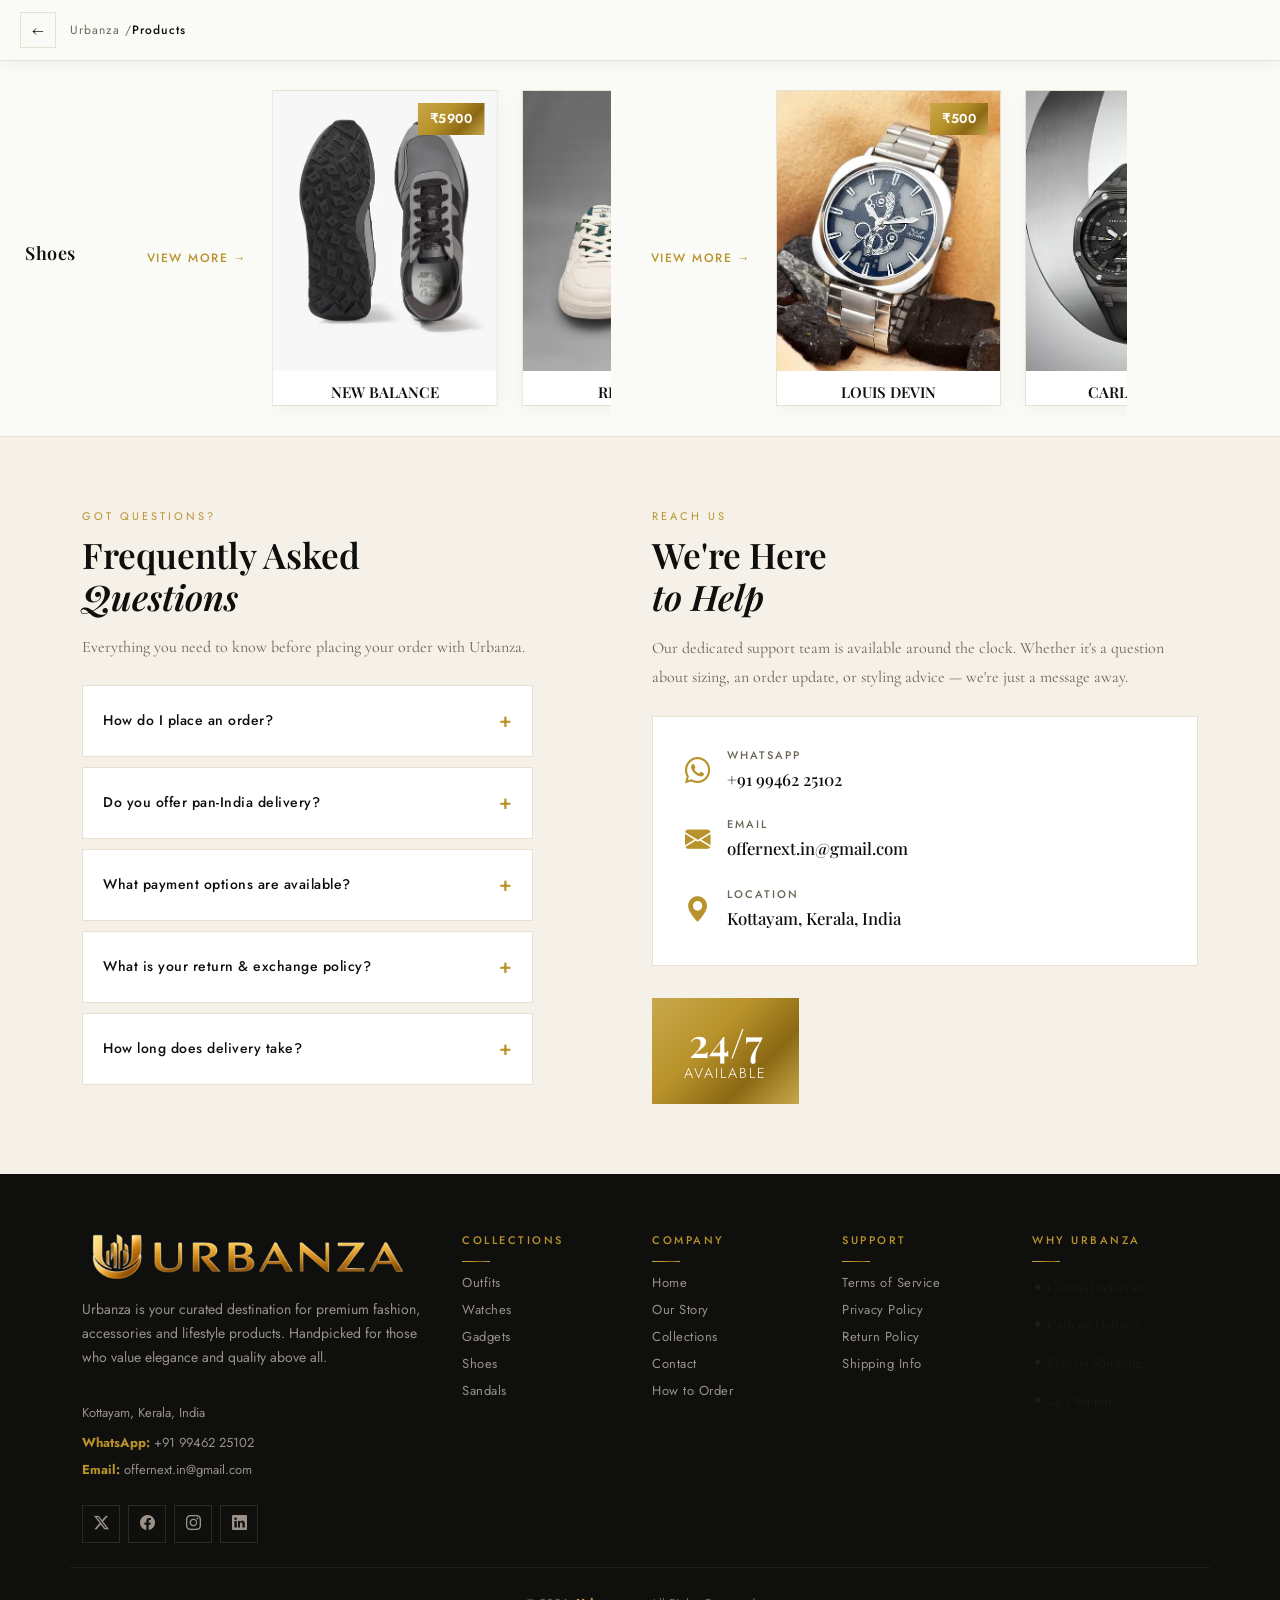
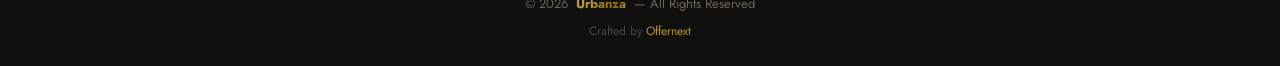
<file: category.html>
<!-- 
  Built by Offernext
  🌐 https://offernext.in
  📧 offernext.in@gmail.com
-->
<!DOCTYPE html>
<html lang="en">
<head>
  <meta charset="UTF-8">
  <title>Urbanza — Collection</title>
  <meta name="viewport" content="width=device-width, initial-scale=1">
  <link href="https://fonts.googleapis.com" rel="preconnect">
  <link href="https://fonts.gstatic.com" rel="preconnect" crossorigin>
  <link href="https://fonts.googleapis.com/css2?family=Playfair+Display:ital,wght@0,400;0,600;0,700;0,900;1,400;1,600&family=Cormorant+Garamond:ital,wght@0,300;0,400;0,500;0,600;1,300;1,400&family=Jost:wght@200;300;400;500;600&display=swap" rel="stylesheet">
  <link href="assets/vendor/bootstrap/css/bootstrap.min.css" rel="stylesheet">
  <link href="assets/vendor/bootstrap-icons/bootstrap-icons.css" rel="stylesheet">
  <link href="assets/vendor/aos/aos.css" rel="stylesheet">
  <link href="assets/vendor/glightbox/css/glightbox.min.css" rel="stylesheet">
  <link rel="stylesheet" href="https://cdn.jsdelivr.net/npm/swiper@11/swiper-bundle.min.css">
  <link rel="stylesheet" href="assets/css/main.css">
</head>

<body>

  <div id="preloader">
    <div class="loader"></div>
  </div>

  <!-- ================= CATEGORY TOPBAR ================= -->
  <div class="category-topbar" data-aos="fade-down">
    <button class="back-btn" onclick="history.back()">←</button>
    <span class="breadcrumb">
      Urbanza / <strong id="categoryName"></strong>
    </span>
  </div>

  <main class="main">

    <!-- ================= CATEGORY TITLE ================= -->
    <h2 id="categoryTitle" style="padding: 20px; font-family: 'Playfair Display', Georgia, serif;"></h2>

    <!-- ================= PRODUCTS GRID ================= -->
    <div class="products-grid" id="products" data-aos="fade-up" data-aos-delay="100"></div>

    <!-- ================= CONTACT & FAQ SECTION ================= -->
    <section id="contact" class="contact section faq-contact-section">
      <div class="container">
        <div class="row gy-4 align-items-start justify-content-between">

          <!-- FAQ -->
          <div class="col-xl-5">
            <span class="section-label" data-aos="fade-up">Got Questions?</span>
            <h2 class="title" data-aos="fade-up">Frequently Asked<br><em>Questions</em></h2>
            <p class="faq-description" data-aos="fade-up" data-aos-delay="100">
              Everything you need to know before placing your order with Urbanza.
            </p>
            <div class="faq" data-aos="fade-up" data-aos-delay="200">
              <div class="faq-item">
                <button class="faq-question">
                  How do I place an order?
                  <span class="faq-icon">+</span>
                </button>
                <div class="faq-answer">
                  <div class="faq-answer-inner">
                    Select your product, choose size & color, click "Place Order", and confirm details via WhatsApp. Our team will process it promptly.
                  </div>
                </div>
              </div>
              <div class="faq-item">
                <button class="faq-question">
                  Do you offer pan-India delivery?
                  <span class="faq-icon">+</span>
                </button>
                <div class="faq-answer">
                  <div class="faq-answer-inner">
                    Yes, Urbanza delivers across all states in India with fast, insured, and secure shipping.
                  </div>
                </div>
              </div>
              <div class="faq-item">
                <button class="faq-question">
                  What payment options are available?
                  <span class="faq-icon">+</span>
                </button>
                <div class="faq-answer">
                  <div class="faq-answer-inner">
                    We accept UPI, Cash on Delivery (where available), and direct bank transfer.
                  </div>
                </div>
              </div>
              <div class="faq-item">
                <button class="faq-question">
                  What is your return & exchange policy?
                  <span class="faq-icon">+</span>
                </button>
                <div class="faq-answer">
                  <div class="faq-answer-inner">
                    We offer hassle-free size exchanges within 3 days of delivery. Please retain original packaging.
                  </div>
                </div>
              </div>
              <div class="faq-item">
                <button class="faq-question">
                  How long does delivery take?
                  <span class="faq-icon">+</span>
                </button>
                <div class="faq-answer">
                  <div class="faq-answer-inner">
                    Standard delivery takes 3–7 working days depending on your location across India.
                  </div>
                </div>
              </div>
            </div>
          </div>

          <!-- Contact -->
          <div class="col-xl-6">
            <span class="section-label" data-aos="fade-up">Reach Us</span>
            <h2 class="title" data-aos="fade-up">We're Here<br><em>to Help</em></h2>
            <p class="contact-description" data-aos="fade-up" data-aos-delay="100">
              Our dedicated support team is available around the clock. Whether it's a 
              question about sizing, an order update, or styling advice — we're just a message away.
            </p>
            <div class="contact-box" data-aos="fade-up" data-aos-delay="200">
              <div class="contact-item">
                <i class="bi bi-whatsapp"></i>
                <div>
                  <h4>WhatsApp</h4>
                  <p>+91 99462 25102</p>
                </div>
              </div>
              <div class="contact-item">
                <i class="bi bi-envelope-fill"></i>
                <div>
                  <h4>Email</h4>
                  <p>offernext.in@gmail.com</p>
                </div>
              </div>
              <div class="contact-item">
                <i class="bi bi-geo-alt-fill"></i>
                <div>
                  <h4>Location</h4>
                  <p>Kottayam, Kerala, India</p>
                </div>
              </div>
            </div>
            <div class="image-wrapper" data-aos="fade-up">
              <div class="experience-badge">
                <h3>24/7 <span>Available</span></h3>
              </div>
            </div>
          </div>

        </div>
      </div>
    </section>

  </main>

  <!-- ================= FOOTER ================= -->
  <footer id="footer" class="footer" data-aos="fade-up">
    <div class="container footer-top">
      <div class="row gy-4">

        <div class="col-lg-4 col-md-6 footer-about">
          <a href="index.html" class="logo d-flex align-items-center mb-3">
            <img src="assets/img/logo.png" alt="Urbanza" style="max-height:48px;">
          </a>
          <p>
            Urbanza is your curated destination for premium fashion, 
            accessories and lifestyle products. Handpicked for those who 
            value elegance and quality above all.
          </p>
          <div class="footer-contact pt-3">
            <p>Kottayam, Kerala, India</p>
            <p class="mt-2"><strong style="color:#B8922A;">WhatsApp:</strong> <span>+91 99462 25102</span></p>
            <p><strong style="color:#B8922A;">Email:</strong> <span>offernext.in@gmail.com</span></p>
          </div>
          <div class="social-links d-flex mt-4">
            <a href=""><i class="bi bi-twitter-x"></i></a>
            <a href=""><i class="bi bi-facebook"></i></a>
            <a href=""><i class="bi bi-instagram"></i></a>
            <a href=""><i class="bi bi-linkedin"></i></a>
          </div>
        </div>

        <div class="col-lg-2 col-md-3 footer-links">
          <h4>Collections</h4>
          <ul>
            <li><a href="category.html?name=Trending%20Outfits">Outfits</a></li>
            <li><a href="category.html?name=Watches">Watches</a></li>
            <li><a href="category.html?name=Gadgets">Gadgets</a></li>
            <li><a href="category.html?name=Shoes">Shoes</a></li>
            <li><a href="category.html?name=Sandals">Sandals</a></li>
          </ul>
        </div>

        <div class="col-lg-2 col-md-3 footer-links">
          <h4>Company</h4>
          <ul>
            <li><a href="index.html#hero">Home</a></li>
            <li><a href="index.html#contact">Our Story</a></li>
            <li><a href="index.html#products">Collections</a></li>
            <li><a href="index.html#contact">Contact</a></li>
            <li><a href="index.html#contact">How to Order</a></li>
          </ul>
        </div>

        <div class="col-lg-2 col-md-3 footer-links">
          <h4>Support</h4>
          <ul>
            <li><a href="#">Terms of Service</a></li>
            <li><a href="#">Privacy Policy</a></li>
            <li><a href="#">Return Policy</a></li>
            <li><a href="#">Shipping Info</a></li>
          </ul>
        </div>

        <div class="col-lg-2 col-md-3 footer-links">
          <h4>Why Urbanza</h4>
          <ul>
            <li>✦ Curated Selection</li>
            <li>✦ Cash on Delivery</li>
            <li>✦ Express Shipping</li>
            <li>✦ 24/7 Support</li>
          </ul>
        </div>

      </div>
    </div>
    <div class="container copyright text-center mt-4">
      <p>© 2026 <strong class="px-1 sitename">Urbanza</strong> — All Rights Reserved</p>
      <div class="credits">
        Crafted by <a href="https://offernext.in">Offernext</a>
      </div>
    </div>
  </footer>

  <!-- SCROLL TO TOP -->
  <a href="#" id="scroll-top" class="scroll-top d-flex align-items-center justify-content-center">
    <i class="bi bi-arrow-up-short"></i>
  </a>

  <!-- VENDOR SCRIPTS -->
  <script src="assets/vendor/bootstrap/js/bootstrap.bundle.min.js"></script>
  <script src="assets/vendor/aos/aos.js"></script>
  <script src="assets/vendor/glightbox/js/glightbox.min.js"></script>
  <script src="https://cdn.jsdelivr.net/npm/swiper@11/swiper-bundle.min.js"></script>
  <script src="assets/vendor/isotope-layout/isotope.pkgd.min.js"></script>

  <!-- APP SCRIPTS -->
  <script src="assets/js/products-data.js"></script>
  <script src="assets/js/products.js"></script>
  <script src="assets/js/category.js"></script>
  <script src="assets/js/main.js"></script>
</body>
</html>
</file>
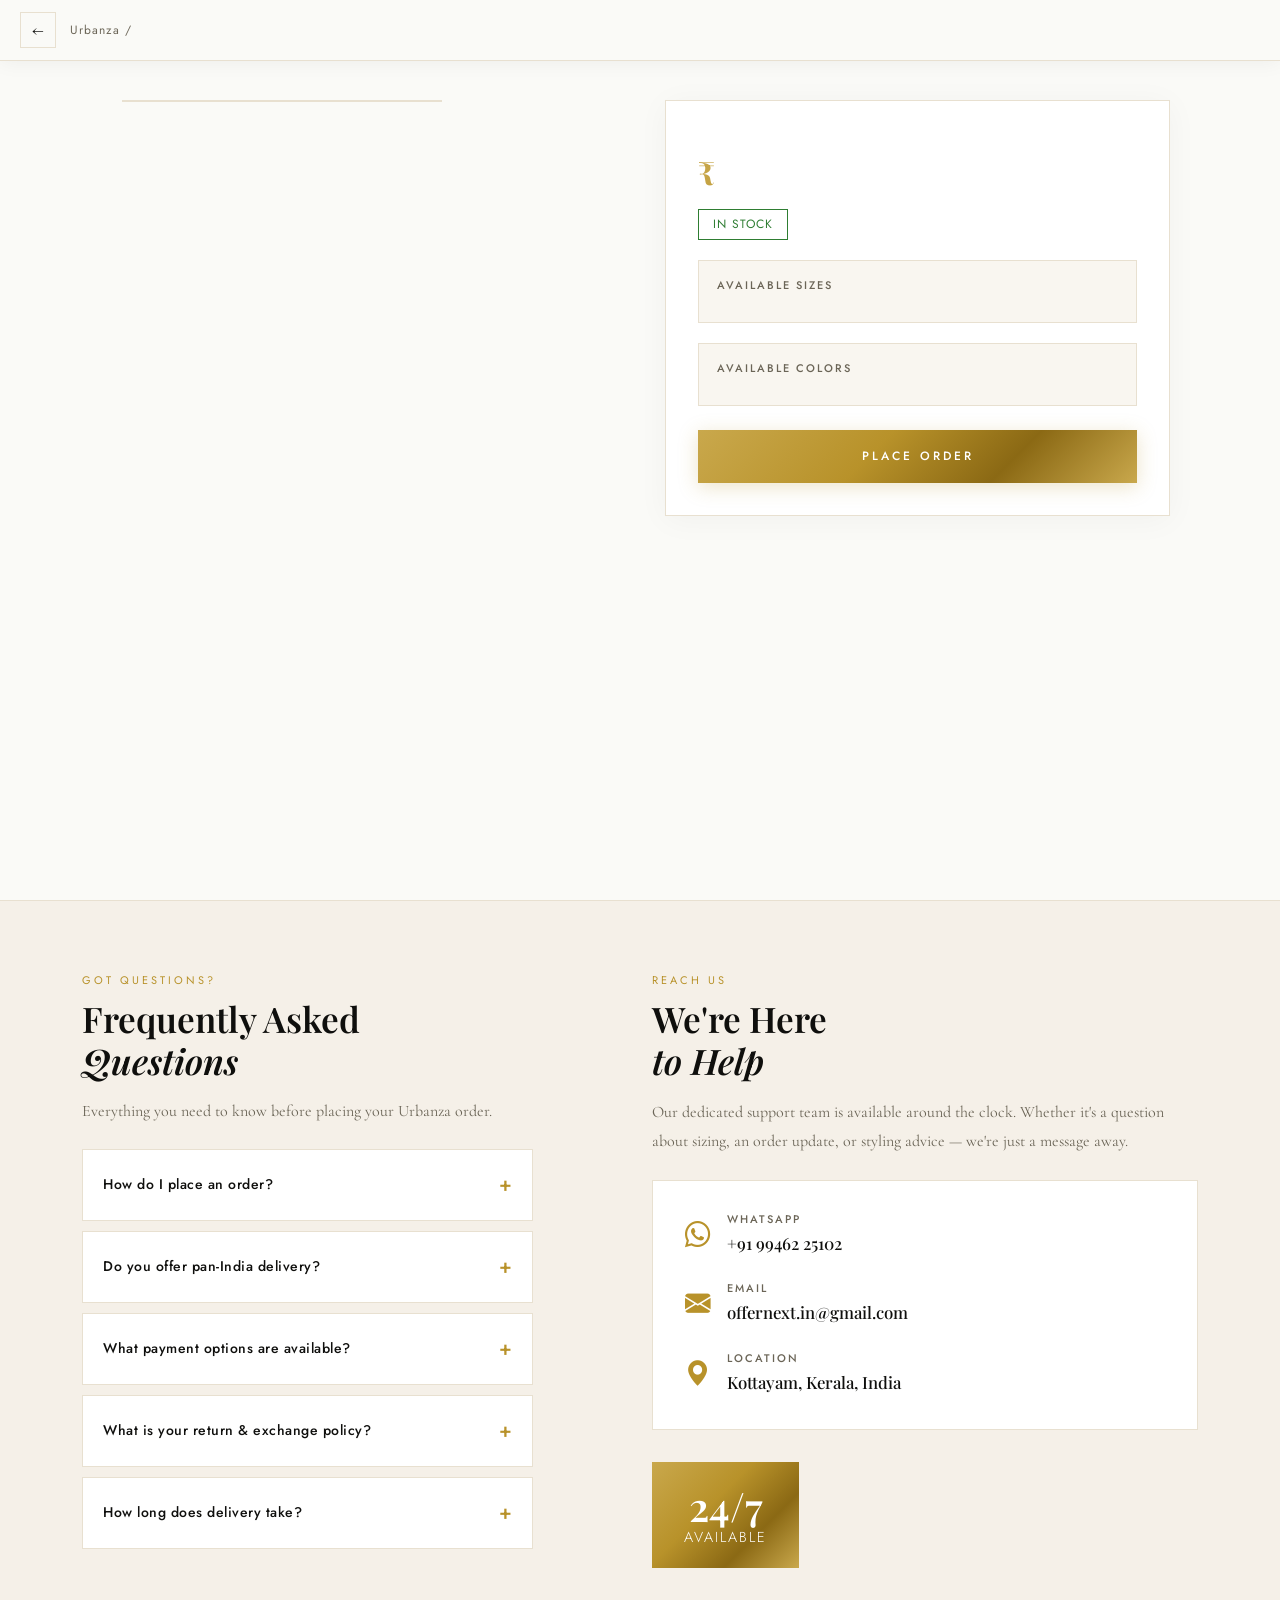
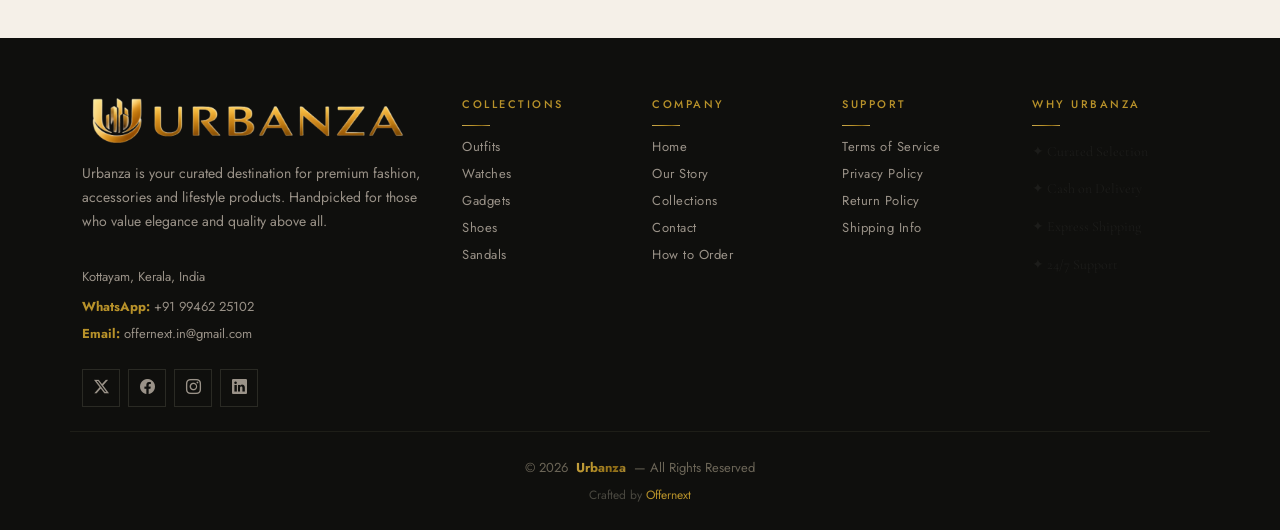
<file: product.html>
<!-- 
  Built by Offernext
  🌐 https://offernext.in
  📧 offernext.in@gmail.com
-->
<!DOCTYPE html>
<html lang="en">
<head>
  <meta charset="UTF-8">
  <title>Urbanza — Product Details</title>
  <meta name="viewport" content="width=device-width, initial-scale=1.0">
  <link href="https://fonts.googleapis.com" rel="preconnect">
  <link href="https://fonts.gstatic.com" rel="preconnect" crossorigin>
  <link href="https://fonts.googleapis.com/css2?family=Playfair+Display:ital,wght@0,400;0,600;0,700;0,900;1,400;1,600&family=Cormorant+Garamond:ital,wght@0,300;0,400;0,500;0,600;1,300;1,400&family=Jost:wght@200;300;400;500;600&display=swap" rel="stylesheet">
  <link href="assets/vendor/bootstrap/css/bootstrap.min.css" rel="stylesheet">
  <link href="assets/vendor/bootstrap-icons/bootstrap-icons.css" rel="stylesheet">
  <link href="assets/vendor/aos/aos.css" rel="stylesheet">
  <link href="assets/vendor/glightbox/css/glightbox.min.css" rel="stylesheet">
  <link rel="stylesheet" href="https://cdn.jsdelivr.net/npm/swiper@11/swiper-bundle.min.css">
  <link href="assets/css/main.css" rel="stylesheet">
</head>
<body>

  <div id="preloader">
    <div class="loader"></div>
  </div>

  <!-- ================= PRODUCT PAGE ================= -->
  <div class="product-page">

    <div class="gallery">
      <div class="product-topbar" data-aos="fade-down">
        <button class="back-btn" onclick="history.back()">←</button>
        <span class="breadcrumb">
          Urbanza / <strong id="breadcrumbName"></strong>
        </span>
      </div>

      <main class="main">
        <div class="image-section" data-aos="zoom-in" data-aos-delay="100">
          <img id="mainImage" class="main-image">
          <div class="thumbs" id="thumbs"></div>
        </div>
      </main>
    </div>

    <div class="product-content" data-aos="fade-up" data-aos-delay="100">

      <h1 id="productName"></h1>
      <div class="price">₹<span id="productPrice"></span></div>
      <span class="stock">In Stock</span>
      <p id="productDescription" class="product-desc"></p>

      <div class="option-box">
        <h4>Available Sizes</h4>
        <div class="sizes" id="sizes"></div>
      </div>

      <div class="option-box">
        <h4>Available Colors</h4>
        <div class="colors" id="colors"></div>
      </div>

      <button class="order-btn" onclick="openOrderModal()">
        Place Order
      </button>

    </div>

  </div>

  <!-- ================= ORDER MODAL ================= -->
  <div class="modal" id="orderModal">
    <div class="modal-content">
      <div class="modal-header">
        <h3>Place Your Order</h3>
        <span class="close-btn" onclick="closeOrderModal()">×</span>
      </div>

      <input id="custName" placeholder="Full Name *">
      <input id="phone" placeholder="Phone Number *">
      <input type="number" id="qty" value="1" min="1">

      <select id="sizeSelect">
        <option value="">Select size</option>
      </select>

      <select id="colorSelect">
        <option value="">Select color</option>
      </select>

      <textarea id="notes" placeholder="Additional notes (optional)"></textarea>

      <div class="modal-total">
        Total: ₹<span id="total"></span>
      </div>

      <button class="confirm-btn" onclick="sendWhatsApp()">
        Confirm via WhatsApp
      </button>
    </div>
  </div>

  <!-- ================= CONTACT & FAQ SECTION ================= -->
  <section id="contact" class="contact section faq-contact-section">
    <div class="container">
      <div class="row gy-4 align-items-start justify-content-between">

        <!-- FAQ -->
        <div class="col-xl-5">
          <span class="section-label" data-aos="fade-up">Got Questions?</span>
          <h2 class="title" data-aos="fade-up">Frequently Asked<br><em>Questions</em></h2>
          <p class="faq-description" data-aos="fade-up" data-aos-delay="100">
            Everything you need to know before placing your Urbanza order.
          </p>
          <div class="faq" data-aos="fade-up" data-aos-delay="200">
            <div class="faq-item">
              <button class="faq-question">
                How do I place an order?
                <span class="faq-icon">+</span>
              </button>
              <div class="faq-answer">
                <div class="faq-answer-inner">
                  Select your product, choose size & color, click "Place Order", and confirm details via WhatsApp. Our team will process it promptly.
                </div>
              </div>
            </div>
            <div class="faq-item">
              <button class="faq-question">
                Do you offer pan-India delivery?
                <span class="faq-icon">+</span>
              </button>
              <div class="faq-answer">
                <div class="faq-answer-inner">
                  Yes, Urbanza delivers across all states in India with fast, insured, and secure shipping.
                </div>
              </div>
            </div>
            <div class="faq-item">
              <button class="faq-question">
                What payment options are available?
                <span class="faq-icon">+</span>
              </button>
              <div class="faq-answer">
                <div class="faq-answer-inner">
                  We accept UPI, Cash on Delivery (where available), and direct bank transfer.
                </div>
              </div>
            </div>
            <div class="faq-item">
              <button class="faq-question">
                What is your return & exchange policy?
                <span class="faq-icon">+</span>
              </button>
              <div class="faq-answer">
                <div class="faq-answer-inner">
                  We offer hassle-free size exchanges within 3 days of delivery. Please retain original packaging.
                </div>
              </div>
            </div>
            <div class="faq-item">
              <button class="faq-question">
                How long does delivery take?
                <span class="faq-icon">+</span>
              </button>
              <div class="faq-answer">
                <div class="faq-answer-inner">
                  Standard delivery takes 3–7 working days depending on your location across India.
                </div>
              </div>
            </div>
          </div>
        </div>

        <!-- Contact -->
        <div class="col-xl-6">
          <span class="section-label" data-aos="fade-up">Reach Us</span>
          <h2 class="title" data-aos="fade-up">We're Here<br><em>to Help</em></h2>
          <p class="contact-description" data-aos="fade-up" data-aos-delay="100">
            Our dedicated support team is available around the clock. Whether it's a 
            question about sizing, an order update, or styling advice — we're just a message away.
          </p>
          <div class="contact-box" data-aos="fade-up" data-aos-delay="200">
            <div class="contact-item">
              <i class="bi bi-whatsapp"></i>
              <div>
                <h4>WhatsApp</h4>
                <p>+91 99462 25102</p>
              </div>
            </div>
            <div class="contact-item">
              <i class="bi bi-envelope-fill"></i>
              <div>
                <h4>Email</h4>
                <p>offernext.in@gmail.com</p>
              </div>
            </div>
            <div class="contact-item">
              <i class="bi bi-geo-alt-fill"></i>
              <div>
                <h4>Location</h4>
                <p>Kottayam, Kerala, India</p>
              </div>
            </div>
          </div>
          <div class="image-wrapper" data-aos="fade-up">
            <div class="experience-badge">
              <h3>24/7 <span>Available</span></h3>
            </div>
          </div>
        </div>

      </div>
    </div>
  </section>

  <!-- ================= FOOTER ================= -->
  <footer id="footer" class="footer" data-aos="fade-up">
    <div class="container footer-top">
      <div class="row gy-4">

        <div class="col-lg-4 col-md-6 footer-about">
          <a href="index.html" class="logo d-flex align-items-center mb-3">
            <img src="assets/img/logo.png" alt="Urbanza" style="max-height:48px;">
          </a>
          <p>
            Urbanza is your curated destination for premium fashion, 
            accessories and lifestyle products. Handpicked for those who 
            value elegance and quality above all.
          </p>
          <div class="footer-contact pt-3">
            <p>Kottayam, Kerala, India</p>
            <p class="mt-2"><strong style="color:#B8922A;">WhatsApp:</strong> <span>+91 99462 25102</span></p>
            <p><strong style="color:#B8922A;">Email:</strong> <span>offernext.in@gmail.com</span></p>
          </div>
          <div class="social-links d-flex mt-4">
            <a href=""><i class="bi bi-twitter-x"></i></a>
            <a href=""><i class="bi bi-facebook"></i></a>
            <a href=""><i class="bi bi-instagram"></i></a>
            <a href=""><i class="bi bi-linkedin"></i></a>
          </div>
        </div>

        <div class="col-lg-2 col-md-3 footer-links">
          <h4>Collections</h4>
          <ul>
            <li><a href="category.html?name=Trending%20Outfits">Outfits</a></li>
            <li><a href="category.html?name=Watches">Watches</a></li>
            <li><a href="category.html?name=Gadgets">Gadgets</a></li>
            <li><a href="category.html?name=Shoes">Shoes</a></li>
            <li><a href="category.html?name=Sandals">Sandals</a></li>
          </ul>
        </div>

        <div class="col-lg-2 col-md-3 footer-links">
          <h4>Company</h4>
          <ul>
            <li><a href="index.html#hero">Home</a></li>
            <li><a href="index.html#contact">Our Story</a></li>
            <li><a href="index.html#products">Collections</a></li>
            <li><a href="index.html#contact">Contact</a></li>
            <li><a href="index.html#contact">How to Order</a></li>
          </ul>
        </div>

        <div class="col-lg-2 col-md-3 footer-links">
          <h4>Support</h4>
          <ul>
            <li><a href="#">Terms of Service</a></li>
            <li><a href="#">Privacy Policy</a></li>
            <li><a href="#">Return Policy</a></li>
            <li><a href="#">Shipping Info</a></li>
          </ul>
        </div>

        <div class="col-lg-2 col-md-3 footer-links">
          <h4>Why Urbanza</h4>
          <ul>
            <li>✦ Curated Selection</li>
            <li>✦ Cash on Delivery</li>
            <li>✦ Express Shipping</li>
            <li>✦ 24/7 Support</li>
          </ul>
        </div>

      </div>
    </div>
    <div class="container copyright text-center mt-4">
      <p>© 2026 <strong class="px-1 sitename">Urbanza</strong> — All Rights Reserved</p>
      <div class="credits">
        Crafted by <a href="https://offernext.in">Offernext</a>
      </div>
    </div>
  </footer>

  <!-- SCROLL TO TOP -->
  <a href="#" id="scroll-top" class="scroll-top d-flex align-items-center justify-content-center">
    <i class="bi bi-arrow-up-short"></i>
  </a>

  <!-- VENDOR SCRIPTS -->
  <script src="assets/vendor/bootstrap/js/bootstrap.bundle.min.js"></script>
  <script src="assets/vendor/aos/aos.js"></script>
  <script src="assets/vendor/glightbox/js/glightbox.min.js"></script>
  <script src="https://cdn.jsdelivr.net/npm/swiper@11/swiper-bundle.min.js"></script>
  <script src="assets/vendor/isotope-layout/isotope.pkgd.min.js"></script>

  <!-- APP SCRIPTS -->
  <script src="assets/js/products-data.js"></script>
  <script src="assets/js/products.js"></script>
  <script src="assets/js/product.js"></script>
  <script src="assets/js/main.js"></script>
</body>
</html>
</file>
<file: assets/css/main.css>
/* 
  Built by Offernext
  https://offernext.in
  offernext.in@gmail.com
*/

/* ============================================================
   LUXURY FONT IMPORTS - Playfair Display + Cormorant Garamond
   ============================================================ */
@import url('https://fonts.googleapis.com/css2?family=Playfair+Display:ital,wght@0,400;0,600;0,700;0,900;1,400;1,600&family=Cormorant+Garamond:ital,wght@0,300;0,400;0,500;0,600;1,300;1,400&family=Jost:wght@200;300;400;500;600&display=swap');

/* Fonts */
:root {
  --default-font: "Cormorant Garamond", Georgia, serif;
  --heading-font: "Playfair Display", Georgia, serif;
  --nav-font: "Jost", sans-serif;
  --ui-font: "Jost", sans-serif;
}

/* ============================================================
   LUXURY COLOR PALETTE - Gold & Cream
   ============================================================ */
:root {
  --background-color: #FAFAF7;
  --default-color: #1C1C1A;
  --heading-color: #0F0F0D;
  --accent-color: #B8922A;
  --accent-light: #D4A843;
  --accent-pale: #F5E8CC;
  --gold-gradient: linear-gradient(135deg, #C9A84C 0%, #B8922A 40%, #8B6914 70%, #C9A84C 100%);
  --surface-color: #FFFFFF;
  --contrast-color: #FFFFFF;
  --border-color: #E8E0D0;
  --muted-color: #6B6557;
}

/* Nav Menu Colors */
:root {
  --nav-color: #1C1C1A;
  --nav-hover-color: #B8922A;
  --nav-mobile-background-color: #FAFAF7;
  --nav-dropdown-background-color: #FAFAF7;
  --nav-dropdown-color: #1C1C1A;
  --nav-dropdown-hover-color: #B8922A;
}

/* Smooth scroll */
:root {
  scroll-behavior: smooth;
}

/* ============================================================
   BASE STYLES
   ============================================================ */
*, *::before, *::after {
  box-sizing: border-box;
}

body {
  color: var(--default-color);
  background-color: var(--background-color);
  font-family: var(--default-font);
  font-size: 18px;
  font-weight: 400;
  line-height: 1.7;
  -webkit-font-smoothing: antialiased;
}

a {
  color: var(--accent-color);
  text-decoration: none;
  transition: 0.3s;
}

a:hover {
  color: var(--accent-light);
  text-decoration: none;
}

h1, h2, h3, h4, h5, h6 {
  color: var(--heading-color);
  font-family: var(--heading-font);
  font-weight: 600;
  line-height: 1.2;
}

p {
  color: var(--muted-color);
  font-size: 1rem;
  line-height: 1.8;
}

/* ============================================================
   LUXURY DECORATIVE ELEMENTS
   ============================================================ */
.gold-divider {
  display: block;
  width: 60px;
  height: 2px;
  background: var(--gold-gradient);
  margin: 1rem 0;
}

/* ============================================================
   PRELOADER
   ============================================================ */
#preloader {
  position: fixed;
  inset: 0;
  background: #FAFAF7;
  display: flex;
  flex-direction: column;
  justify-content: center;
  align-items: center;
  z-index: 99999;
  gap: 20px;
}

.loader {
  width: 50px;
  height: 50px;
  border: 2px solid #E8E0D0;
  border-top: 2px solid #B8922A;
  border-radius: 50%;
  animation: spin 1s linear infinite;
}

@keyframes spin {
  to { transform: rotate(360deg); }
}

/* ============================================================
   HEADER
   ============================================================ */
.header {
  --background-color: rgba(250, 250, 247, 0);
  color: var(--default-color);
  background-color: var(--background-color);
  padding: 14px 0;
  transition: all 0.5s;
  z-index: 997;
}

.header .header-container {
  background: rgba(250, 250, 247, 0.95);
  backdrop-filter: blur(20px);
  -webkit-backdrop-filter: blur(20px);
  border-radius: 0;
  padding: 8px 30px;
  border-bottom: 1px solid var(--border-color);
  box-shadow: 0 2px 30px rgba(184, 146, 42, 0.08);
}

.scrolled .header .header-container {
  background: rgba(250, 250, 247, 0.98);
  box-shadow: 0 4px 40px rgba(0, 0, 0, 0.08);
}

.header .logo {
  line-height: 1;
  padding-left: 0;
}

.header .logo img {
  max-height: 30px;
  margin-right: 0;
}

.header .logo h1 {
  font-family: var(--heading-font);
  font-size: 28px;
  margin: 0;
  font-weight: 700;
  background: var(--gold-gradient);
  -webkit-background-clip: text;
  -webkit-text-fill-color: transparent;
  background-clip: text;
  letter-spacing: 3px;
}

.header .btn-getstarted,
.header .btn-getstarted:focus {
  color: var(--contrast-color);
  background: var(--gold-gradient);
  font-family: var(--ui-font);
  font-size: 12px;
  font-weight: 500;
  letter-spacing: 2px;
  text-transform: uppercase;
  padding: 10px 24px;
  margin: 0 0 0 30px;
  border-radius: 0;
  border: 1px solid transparent;
  transition: 0.3s;
}

.header .btn-getstarted:hover,
.header .btn-getstarted:focus:hover {
  color: var(--accent-color);
  background: transparent;
  border-color: var(--accent-color);
}

@media (max-width: 1200px) {
  .header { padding-top: 10px; }
  .header .header-container {
    margin-left: 0;
    margin-right: 0;
    padding: 8px 16px 8px 20px;
  }
  .header .logo { order: 1; }
  .header .btn-getstarted {
    order: 2;
    margin: 0 10px 0 0;
    padding: 8px 16px;
    font-size: 11px;
  }
  .header .navmenu { order: 3; }
}

@media (max-width: 780px) {
  .header .logo img { max-height: 23px; }
}

/* ============================================================
   NAVIGATION — DESKTOP
   ============================================================ */
@media (min-width: 1200px) {
  .navmenu { padding: 0; }

  .navmenu ul {
    margin: 0;
    padding: 0;
    display: flex;
    list-style: none;
    align-items: center;
  }

  .navmenu li { position: relative; }

  .navmenu a,
  .navmenu a:focus {
    color: var(--nav-color);
    padding: 18px 16px;
    font-size: 12px;
    font-family: var(--nav-font);
    font-weight: 400;
    letter-spacing: 2px;
    text-transform: uppercase;
    display: flex;
    align-items: center;
    justify-content: space-between;
    white-space: nowrap;
    transition: 0.3s;
  }

  .navmenu a i,
  .navmenu a:focus i {
    font-size: 11px;
    line-height: 0;
    margin-left: 5px;
    transition: 0.3s;
  }

  .navmenu li:last-child a { padding-right: 0; }

  .navmenu li:hover > a,
  .navmenu .active,
  .navmenu .active:focus {
    color: var(--nav-hover-color);
  }

  .navmenu .dropdown ul {
    margin: 0;
    padding: 14px 0;
    background: var(--surface-color);
    display: block;
    position: absolute;
    visibility: hidden;
    left: 14px;
    top: 130%;
    opacity: 0;
    transition: 0.3s;
    border-radius: 0;
    z-index: 99;
    min-width: 200px;
    border: 1px solid var(--border-color);
    box-shadow: 0 10px 40px rgba(0,0,0,0.10);
  }

  .navmenu .dropdown ul li { min-width: 200px; }

  .navmenu .dropdown ul a {
    padding: 10px 24px;
    font-size: 11px;
    letter-spacing: 1.5px;
    text-transform: uppercase;
    color: var(--nav-dropdown-color);
  }

  .navmenu .dropdown ul a:hover,
  .navmenu .dropdown ul .active:hover,
  .navmenu .dropdown ul li:hover > a {
    color: var(--nav-dropdown-hover-color);
  }

  .navmenu .dropdown:hover > ul {
    opacity: 1;
    top: 100%;
    visibility: visible;
  }
}

/* ============================================================
   NAVIGATION — MOBILE (Luxury Slide Panel)
   ============================================================ */
@media (max-width: 1199px) {

  .mobile-nav-toggle {
    color: var(--nav-color);
    font-size: 24px;
    line-height: 0;
    cursor: pointer;
    z-index: 9998;
  }

  .navmenu ul {
  list-style: none;
  margin: 0;
  padding: 0;
  position: absolute;
  top: 100%;
  left: 0;
  right: 0;
  background: var(--nav-mobile-background-color);
  border-top: 3px solid var(--accent-color);
  border-bottom: 1px solid var(--border-color);
  box-shadow: 0 8px 24px rgba(0,0,0,0.08);
  flex-direction: column;
  z-index: 9990;

  /* Animation */
  display: flex;
  max-height: 0;
  overflow: hidden;
  opacity: 0;
  transform: translateY(-8px);
  transition: max-height 0.4s cubic-bezier(0.4, 0, 0.2, 1),
              opacity 0.3s ease,
              transform 0.3s ease;
  pointer-events: none;
}

.mobile-nav-active .navmenu ul {
  max-height: 600px;
  opacity: 1;
  transform: translateY(0);
  pointer-events: all;
}

  .navmenu li {
    border-bottom: 1px solid var(--border-color);
  }

  .navmenu li:last-child {
    border-bottom: none;
  }

  .navmenu a,
  .navmenu a:focus {
    color: var(--nav-color);
    padding: 14px 24px;
    font-family: var(--nav-font);
    font-size: 11px;
    font-weight: 400;
    letter-spacing: 2px;
    text-transform: uppercase;
    display: flex;
    align-items: center;
    justify-content: space-between;
    transition: color 0.2s, background 0.2s;
  }

  .navmenu a:hover,
  .navmenu .active {
    color: var(--accent-color);
    background: var(--accent-pale);
  }

  .navmenu a i {
    font-size: 12px;
    width: 24px;
    height: 24px;
    display: flex;
    align-items: center;
    justify-content: center;
    background: rgba(184,146,42,0.1);
    color: var(--accent-color);
    border-radius: 50%;
    transition: transform 0.3s;
  }

  .navmenu .active i {
    transform: rotate(180deg);
  }

  /* Dropdown */
  .navmenu .dropdown ul {
    display: none;
    position: static;
    background: rgba(245,232,204,0.3);
    border-top: 1px solid var(--border-color);
    box-shadow: none;
    padding: 0;
    margin: 0;
  }

  .navmenu .dropdown > .dropdown-active {
    display: block;
  }

  .navmenu .dropdown ul li {
    border-bottom: none;
  }

  .navmenu .dropdown ul a {
    font-size: 10px;
    padding: 11px 24px 11px 38px;
    color: var(--muted-color);
    letter-spacing: 1.5px;
  }

  .navmenu .dropdown ul a::before {
    content: '—';
    margin-right: 8px;
    color: var(--accent-color);
    font-size: 9px;
  }

  .navmenu .dropdown ul a:hover {
    color: var(--accent-color);
    background: transparent;
  }

  .mobile-nav-active { overflow: hidden; }

}

/* ============================================================
   FOOTER
   ============================================================ */
.footer {
  color: var(--default-color);
  background-color: #0F0F0D;
  font-size: 14px;
  position: relative;
}

.footer .footer-top {
  padding-top: 60px;
}

.footer .footer-about .logo {
  line-height: 1;
  margin-bottom: 20px;
}

.footer .footer-about .logo img {
  max-height: 30px;
  margin-right: 0;
}

.footer .footer-about .logo span {
  font-family: var(--heading-font);
  font-size: 28px;
  font-weight: 700;
  letter-spacing: 3px;
  background: var(--gold-gradient);
  -webkit-background-clip: text;
  -webkit-text-fill-color: transparent;
  background-clip: text;
}

.footer .footer-about p {
  font-size: 14px;
  color: #9A9288;
  font-family: var(--ui-font);
  line-height: 1.7;
}

.footer .footer-contact p {
  color: #9A9288;
  font-family: var(--ui-font);
  font-size: 13px;
  margin-bottom: 5px;
}

.footer .social-links a {
  display: flex;
  align-items: center;
  justify-content: center;
  width: 38px;
  height: 38px;
  border-radius: 0;
  border: 1px solid #2A2A24;
  font-size: 15px;
  color: #9A9288;
  margin-right: 8px;
  transition: 0.3s;
}

.footer .social-links a:hover {
  color: var(--accent-color);
  border-color: var(--accent-color);
}

.footer h4 {
  font-family: var(--ui-font);
  font-size: 11px;
  font-weight: 500;
  letter-spacing: 2.5px;
  text-transform: uppercase;
  color: var(--accent-color);
  position: relative;
  padding-bottom: 14px;
  margin-bottom: 14px;
}

.footer h4::after {
  content: '';
  position: absolute;
  bottom: 0;
  left: 0;
  width: 28px;
  height: 1px;
  background: var(--gold-gradient);
}

.footer .footer-links { margin-bottom: 30px; }

.footer .footer-links ul {
  list-style: none;
  padding: 0;
  margin: 0;
}

.footer .footer-links ul li {
  padding: 7px 0;
  display: flex;
  align-items: center;
}

.footer .footer-links ul li:first-child { padding-top: 0; }

.footer .footer-links ul a {
  color: #9A9288;
  font-family: var(--ui-font);
  font-size: 13px;
  letter-spacing: 0.5px;
  display: inline-block;
  line-height: 1;
  transition: 0.3s;
}

.footer .footer-links ul a:hover { color: var(--accent-color); }

.footer .copyright {
  padding: 24px 0;
  border-top: 1px solid #1E1E18;
}

.footer .copyright p {
  margin-bottom: 0;
  font-family: var(--ui-font);
  font-size: 13px;
  color: #6B6557;
}

.footer .sitename {
  background: var(--gold-gradient);
  -webkit-background-clip: text;
  -webkit-text-fill-color: transparent;
  background-clip: text;
}

.footer .credits {
  margin-top: 6px;
  font-family: var(--ui-font);
  font-size: 12px;
  color: #4A4840;
}

.footer .credits a {
  color: var(--accent-color);
}

/* ============================================================
   SCROLL TOP
   ============================================================ */
.scroll-top {
  position: fixed;
  visibility: hidden;
  opacity: 0;
  right: 20px;
  bottom: -15px;
  z-index: 99999;
  background: var(--gold-gradient);
  width: 42px;
  height: 42px;
  border-radius: 0;
  transition: all 0.4s;
}

.scroll-top i {
  font-size: 22px;
  color: #fff;
  line-height: 0;
}

.scroll-top:hover { opacity: 0.85; }

.scroll-top.active {
  visibility: visible;
  opacity: 1;
  bottom: 20px;
}

/* ============================================================
   GLOBAL SECTIONS
   ============================================================ */
section,
.section {
  color: var(--default-color);
  background-color: var(--background-color);
  padding: 70px 0;
  scroll-margin-top: 90px;
  overflow: clip;
}

@media (max-width: 1199px) {
  section,
  .section { scroll-margin-top: 66px; }
}

/* ============================================================
   GLOBAL TITLES
   ============================================================ */
.title {
  font-family: var(--heading-font);
  font-size: 2.2rem;
  font-weight: 600;
  margin-bottom: 1rem;
  line-height: 1.2;
  color: var(--heading-color);
}

@media (max-width: 992px) {
  .title { font-size: 1.8rem; }
}

/* ============================================================
   HERO SECTION
   ============================================================ */
.hero {
  position: relative;
  padding-top: 160px;
  padding-bottom: 80px;
  background: #edda9a49;
  overflow: hidden;
}

.hero::before {
  content: "";
  position: absolute;
  top: 0;
  right: 0;
  width: 55%;
  height: 100%;
  opacity: 0.25;
  pointer-events: none;
}

.hero::after {
  content: "";
  position: absolute;
  bottom: 0;
  left: 0;
  width: 100%;
  height: 1px;
  background: var(--gold-gradient);
  opacity: 0.4;
}

.hero .hero-content {
  position: relative;
  z-index: 1;
}

.hero .company-badge {
  display: inline-flex;
  align-items: center;
  padding: 6px 16px;
  background: transparent;
  border: 1px solid var(--accent-color);
  border-radius: 0;
  color: var(--accent-color);
  font-family: var(--ui-font);
  font-size: 11px;
  font-weight: 400;
  letter-spacing: 3px;
  text-transform: uppercase;
  margin-bottom: 1.5rem;
}

.hero .company-badge i {
  font-size: 1rem;
  margin-right: 8px;
}

.hero .hero-content h1 {
  font-family: var(--heading-font);
  font-size: 4rem;
  line-height: 1.1;
  font-weight: 600;
  letter-spacing: -1px;
  color: var(--heading-color);
}

.hero .hero-content h1 .accent-text {
  background: var(--gold-gradient);
  -webkit-background-clip: text;
  -webkit-text-fill-color: transparent;
  background-clip: text;
  font-style: italic;
}

.hero .hero-content p {
  font-size: 1.1rem;
  color: var(--muted-color);
  max-width: 480px;
  line-height: 1.8;
}

.hero-buttons {
  display: flex;
  gap: 16px;
  flex-wrap: wrap;
  align-items: center;
}

.hero-btn {
  display: inline-flex;
  align-items: center;
  gap: 8px;
  padding: 14px 28px;
  border-radius: 0;
  border: none;
  font-family: var(--ui-font);
  font-size: 12px;
  font-weight: 500;
  letter-spacing: 2px;
  text-transform: uppercase;
  cursor: pointer;
  transition: all 0.3s ease;
}

.hero-btn i { font-size: 16px; }

.primary-btn {
  background: var(--gold-gradient);
  color: #fff;
  box-shadow: 0 4px 20px rgba(184, 146, 42, 0.3);
}

.primary-btn:hover {
  transform: translateY(-2px);
  box-shadow: 0 8px 30px rgba(184, 146, 42, 0.4);
  color: #fff;
}

.secondary-btn {
  background: transparent;
  color: var(--heading-color);
  border: 1px solid var(--border-color);
}

.secondary-btn:hover {
  border-color: var(--accent-color);
  color: var(--accent-color);
}

.hero .hero-image {
  position: relative;
  text-align: center;
  z-index: 1;
}

.hero .hero-image img {
  max-width: 85%;
  height: auto;
  filter: drop-shadow(0 20px 60px rgba(184,146,42,0.15));
}

@media (max-width: 992px) {
  .hero .hero-content {
    text-align: center;
    margin-bottom: 3rem;
  }
  .hero .hero-content h1 { font-size: 2.8rem; }
  .hero .hero-content p { margin: 0 auto 2rem; }
  .hero .hero-content .hero-buttons { justify-content: center; }
}

@media (max-width: 780px) {
  .hero .hero-content h1 { font-size: 2.2rem; }
}

/* ============================================================
   PRODUCTS SECTION
   ============================================================ */
.product-wrapper {
  padding: 40px 0 60px;
  background: #FAFAF7;
}

.product-section {
  padding: 10px 0;
  background: transparent;
}

.product-section h2 {
  font-family: var(--heading-font);
  font-size: 28px;
  font-weight: 600;
  margin-bottom: 20px;
}

.productSwiper {
  padding-bottom: 10px;
}

.swiper-slide {
  width: auto;
}

.product-card {
  width: 100%;
  max-width: 240px;
  background: #fff;
  border-radius: 0;
  border: 1px solid var(--border-color);
  box-shadow: 0 4px 20px rgba(0,0,0,0.04);
  overflow: hidden;
  text-align: center;
  transition: all 0.4s ease;
}

.product-card:hover {
  transform: translateY(-6px);
  box-shadow: 0 12px 40px rgba(184, 146, 42, 0.12);
  border-color: color-mix(in srgb, var(--accent-color), transparent 60%);
}

.product-image {
  position: relative;
  width: 100%;
  height: 280px;
  overflow: hidden;
}

.product-image img {
  width: 100%;
  height: 100%;
  object-fit: cover;
  display: block;
  transition: transform 0.6s ease;
}

.product-card:hover .product-image img {
  transform: scale(1.04);
}

.product-card h4 {
  font-family: var(--heading-font);
  font-size: 15px;
  font-weight: 600;
  margin: 12px 10px 4px;
  text-align: center;
  color: var(--heading-color);
}

.product-card p {
  font-family: var(--ui-font);
  font-size: 14px;
  font-weight: 500;
  margin-bottom: 12px;
  color: var(--accent-color);
}

.price-tag {
  position: absolute;
  top: 12px;
  right: 12px;
  background: var(--gold-gradient);
  color: #fff;
  padding: 5px 12px;
  font-family: var(--ui-font);
  font-size: 13px;
  font-weight: 600;
  border-radius: 0;
  z-index: 2;
  letter-spacing: 0.5px;
}

.availability-box {
  position: absolute;
  bottom: 10px;
  right: 10px;
  background: rgba(255, 255, 255, 0.96);
  padding: 6px 10px;
  border-radius: 0;
  border: 1px solid var(--border-color);
  font-size: 12px;
  font-weight: 600;
  z-index: 2;
}

.availability-box .status {
  display: block;
  margin-bottom: 4px;
  color: #2e7d32;
  font-family: var(--ui-font);
  font-size: 11px;
}

.availability-box .colors {
  display: flex;
  gap: 3px;
}

.availability-box .color {
  width: 12px;
  height: 12px;
  border-radius: 50%;
  border: 1px solid #ccc;
}

.availability-box .colors span,
.availability-box .color {
  width: 14px;
  height: 14px;
  border-radius: 50%;
  display: inline-block;
  padding: 0;
}

/* ============================================================
   CATEGORY HEADER + SEARCH
   ============================================================ */
.category-header-custom {
  display: flex;
  justify-content: space-between;
  align-items: center;
  padding-bottom: 20px;
  border-bottom: 1px solid var(--border-color);
  margin-bottom: 10px;
}

.category-search-wrapper {
  position: relative;
  width: 42px;
  height: 42px;
  border-radius: 0;
  background: var(--accent-pale);
  border: 1px solid var(--border-color);
  display: flex;
  align-items: center;
  justify-content: center;
  cursor: pointer;
  transition: 0.3s;
  overflow: hidden;
}

.category-search-wrapper i {
  font-size: 16px;
  color: var(--accent-color);
}

.category-search-wrapper input {
  position: absolute;
  width: 0;
  opacity: 0;
  border: none;
  outline: none;
  background: transparent;
  padding-left: 35px;
  font-family: var(--ui-font);
  font-size: 13px;
  transition: 0.3s;
}

.category-search-wrapper.active {
  width: 220px;
  border-radius: 0;
  justify-content: flex-start;
  padding-left: 12px;
}

.category-search-wrapper.active input {
  width: 100%;
  opacity: 1;
}

#categoryTitle {
  display: none;
  margin: 0;
  padding: 0;
}

/* ============================================================
   CONTACT & FAQ SECTION
   ============================================================ */
.faq-contact-section {
  background: #F5F0E8;
  border-top: 1px solid var(--border-color);
}

.faq-description {
  margin-bottom: 24px;
  color: var(--muted-color);
  font-size: 1rem;
  line-height: 1.7;
}

.faq {
  display: flex;
  flex-direction: column;
  gap: 10px;
}

.faq-item {
  background: #fff;
  border-radius: 0;
  overflow: hidden;
  border: 1px solid var(--border-color);
  transition: 0.3s;
}

.faq-item:hover {
  border-color: color-mix(in srgb, var(--accent-color), transparent 60%);
  box-shadow: 0 4px 20px rgba(184, 146, 42, 0.06);
}

.faq-question {
  width: 100%;
  padding: 18px 20px;
  display: flex;
  justify-content: space-between;
  align-items: center;
  border: none;
  background: none;
  font-family: var(--ui-font);
  font-weight: 500;
  font-size: 14px;
  letter-spacing: 0.5px;
  cursor: pointer;
  color: var(--heading-color);
  text-align: left;
}

.faq-icon {
  font-size: 20px;
  color: var(--accent-color);
  transition: transform 0.3s ease;
  flex-shrink: 0;
}

.faq-answer {
  max-height: 0;
  overflow: hidden;
  padding: 0 20px;
  font-family: var(--ui-font);
  font-size: 14px;
  color: var(--muted-color);
  transition: all 0.35s ease;
  line-height: 1.7;
}

.faq-answer-inner {
  padding-top: 0;
  padding-bottom: 0;
}

.faq-item.active .faq-answer {
  max-height: 200px;
  padding: 0 20px 18px;
}

.faq-item.active .faq-icon {
  transform: rotate(45deg);
}

.contact-description {
  color: var(--muted-color);
  font-size: 1rem;
  margin-bottom: 1.5rem;
  line-height: 1.8;
}

.contact-box {
  background: var(--surface-color);
  padding: 2rem;
  border-radius: 0;
  border: 1px solid var(--border-color);
  display: flex;
  flex-direction: column;
  gap: 1.5rem;
}

.contact-item {
  display: flex;
  align-items: center;
  gap: 1rem;
}

.contact-item i {
  font-size: 1.6rem;
  color: var(--accent-color);
}

.contact-item h4 {
  margin: 0;
  font-family: var(--ui-font);
  font-size: 11px;
  font-weight: 500;
  letter-spacing: 2px;
  text-transform: uppercase;
  color: var(--muted-color);
}

.contact-item p {
  margin: 2px 0 0;
  font-family: var(--heading-font);
  font-size: 1.05rem;
  font-weight: 500;
  color: var(--heading-color);
}

.image-wrapper {
  position: relative;
  margin-top: 2rem;
}

.experience-badge {
  display: inline-block;
  background: var(--gold-gradient);
  color: #fff;
  padding: 1.5rem 2rem;
  border-radius: 0;
  text-align: center;
  animation: experience-float 3s ease-in-out infinite;
}

.experience-badge h3 {
  color: #fff;
  font-family: var(--heading-font);
  font-size: 2.5rem;
  margin: 0;
  line-height: 1;
}

.experience-badge h3 span {
  font-family: var(--ui-font);
  font-size: 0.9rem;
  font-weight: 300;
  letter-spacing: 2px;
  text-transform: uppercase;
  display: block;
  margin-top: 4px;
}

@keyframes experience-float {
  0% { transform: translateY(0); }
  50% { transform: translateY(-10px); }
  100% { transform: translateY(0); }
}

/* ============================================================
   PRODUCT DETAIL PAGE
   ============================================================ */
.product-page {
  display: grid;
  grid-template-columns: 1fr 1fr;
  gap: 40px;
  min-height: 100vh;
  max-width: 1100px;
  margin: auto;
  align-items: start;
  padding: 100px 20px 40px;
}

.gallery {
  display: flex;
  position: relative;
  justify-content: flex-start;
  width: 100%;
}

.product-content {
  width: 100%;
  background: #fff;
  padding: 32px;
  border-radius: 0;
  border: 1px solid var(--border-color);
  box-shadow: 0 4px 30px rgba(0,0,0,0.04);
}

.image-section {
  display: flex;
  gap: 12px;
  align-items: flex-start;
  flex-direction: row-reverse;
}

.thumbs {
  display: flex;
  flex-direction: column;
  gap: 10px;
}

.thumbs img {
  width: 64px;
  height: 64px;
  border-radius: 0;
  object-fit: cover;
  cursor: pointer;
  border: 1px solid var(--border-color);
  transition: 0.3s;
}

.thumbs img.active {
  border-color: var(--accent-color);
}

.thumbs img:hover {
  border-color: var(--accent-color);
}

.main-image {
  width: 320px;
  border-radius: 0;
  display: block;
  border: 1px solid var(--border-color);
}

.product-page h1 {
  font-family: var(--heading-font);
  font-size: 1.8rem;
  font-weight: 600;
  line-height: 1.3;
}

.product-page .price {
  font-family: var(--heading-font);
  font-size: 2rem;
  background: var(--gold-gradient);
  -webkit-background-clip: text;
  -webkit-text-fill-color: transparent;
  background-clip: text;
  font-weight: 700;
  margin-top: 12px;
}

.product-page .stock {
  display: inline-block;
  background: transparent;
  color: #2e7d32;
  border: 1px solid #2e7d32;
  padding: 4px 14px;
  border-radius: 0;
  margin-top: 10px;
  font-family: var(--ui-font);
  font-size: 12px;
  letter-spacing: 1px;
  text-transform: uppercase;
}

.product-desc {
  margin-top: 16px;
  font-size: 1rem;
  color: var(--muted-color);
  line-height: 1.8;
  max-width: 500px;
}

.product-page .option-box {
  margin-top: 20px;
  background: #F9F6F0;
  padding: 18px;
  border-radius: 0;
  border: 1px solid var(--border-color);
}

.option-box h4 {
  font-family: var(--ui-font);
  font-size: 11px;
  font-weight: 500;
  letter-spacing: 2px;
  text-transform: uppercase;
  color: var(--muted-color);
  margin-bottom: 12px;
}

.product-page .sizes span,
.product-page .colors span {
  display: inline-flex;
  align-items: center;
  justify-content: center;
  padding: 8px 16px;
  border-radius: 0;
  margin: 4px;
  cursor: pointer;
  border: 1px solid var(--border-color);
  font-family: var(--ui-font);
  font-size: 13px;
  transition: 0.3s;
  background: #fff;
}

.product-page .sizes span:hover,
.product-page .colors span:hover {
  border-color: var(--accent-color);
  color: var(--accent-color);
}

.sizes span.active,
.colors span.active {
  border-color: var(--accent-color);
  background: var(--accent-pale);
  color: var(--accent-color);
}

.product-page .colors span {
  width: 30px;
  height: 30px;
  padding: 0;
}

/* ============================================================
   ORDER BUTTON & MODAL
   ============================================================ */
.order-btn {
  margin-top: 24px;
  width: 100%;
  background: var(--gold-gradient);
  color: #fff;
  padding: 16px;
  border-radius: 0;
  font-family: var(--ui-font);
  font-size: 12px;
  font-weight: 500;
  letter-spacing: 3px;
  text-transform: uppercase;
  border: none;
  box-sizing: border-box;
  cursor: pointer;
  transition: all 0.3s;
  box-shadow: 0 4px 20px rgba(184, 146, 42, 0.25);
}

.order-btn:hover {
  opacity: 0.9;
  transform: translateY(-1px);
  box-shadow: 0 8px 30px rgba(184, 146, 42, 0.35);
}

.modal {
  position: fixed;
  inset: 0;
  background: rgba(15, 15, 13, 0.7);
  backdrop-filter: blur(4px);
  display: none;
  justify-content: center;
  align-items: center;
  z-index: 9999;
  padding: 16px;
}

.modal.active { display: flex; }

body.modal-open { overflow: hidden; }

.modal-content {
  width: 100%;
  max-width: 420px;
  position: relative;
  background: #FAFAF7;
  border-radius: 0;
  border: 1px solid var(--border-color);
  padding: 32px;
  max-height: 90vh;
  overflow-y: auto;
  box-shadow: 0 20px 60px rgba(0,0,0,0.2);
  animation: fadeInUp 0.3s ease;
}

.modal-header {
  margin-bottom: 20px;
  border-bottom: 1px solid var(--border-color);
  padding-bottom: 16px;
}

.modal-header h3 {
  font-family: var(--heading-font);
  font-size: 1.4rem;
  margin: 0;
  color: var(--heading-color);
}

.close-btn {
  position: fixed;
  top: 20px;
  right: 24px;
  font-size: 24px;
  color: #fff;
  cursor: pointer;
  z-index: 10000;
  line-height: 1;
}

.modal-content input,
.modal-content select,
.modal-content textarea {
  width: 100%;
  padding: 12px 16px;
  margin: 8px 0;
  border-radius: 0;
  border: 1px solid var(--border-color);
  font-family: var(--ui-font);
  font-size: 14px;
  box-sizing: border-box;
  background: #fff;
  color: var(--default-color);
  outline: none;
  transition: 0.3s;
}

.modal-content input:focus,
.modal-content select:focus,
.modal-content textarea:focus {
  border-color: var(--accent-color);
  box-shadow: 0 0 0 3px rgba(184,146,42,0.08);
}

.modal-content textarea {
  min-height: 90px;
  resize: none;
  font-family: var(--ui-font);
}

.modal-total {
  font-family: var(--heading-font);
  font-size: 1.4rem;
  color: var(--accent-color);
  font-weight: 700;
  margin: 12px 0;
  padding: 12px 0;
  border-top: 1px solid var(--border-color);
}

.confirm-btn {
  width: 100%;
  background: var(--gold-gradient);
  color: #fff;
  padding: 14px;
  border-radius: 0;
  border: none;
  font-family: var(--ui-font);
  font-size: 12px;
  font-weight: 500;
  letter-spacing: 3px;
  text-transform: uppercase;
  margin-top: 8px;
  cursor: pointer;
  transition: 0.3s;
}

.confirm-btn:hover {
  opacity: 0.9;
}

.modal-content::-webkit-scrollbar { width: 4px; }
.modal-content::-webkit-scrollbar-thumb {
  background: var(--border-color);
  border-radius: 2px;
}

@keyframes fadeInUp {
  from { opacity: 0; transform: translateY(20px); }
  to { opacity: 1; transform: translateY(0); }
}

/* ============================================================
   TOPBARS (Category & Product pages)
   ============================================================ */
.product-topbar,
.category-topbar {
  position: fixed;
  top: 0;
  left: 0;
  right: 0;
  display: flex;
  align-items: center;
  gap: 14px;
  background: rgba(250, 250, 247, 0.97);
  backdrop-filter: blur(16px);
  -webkit-backdrop-filter: blur(16px);
  padding: 12px 20px;
  border-bottom: 1px solid var(--border-color);
  z-index: 1000;
  box-shadow: 0 2px 20px rgba(0,0,0,0.05);
}

.back-btn {
  display: flex;
  align-items: center;
  justify-content: center;
  width: 36px;
  height: 36px;
  border: 1px solid var(--border-color);
  background: transparent;
  color: var(--heading-color);
  border-radius: 0;
  font-size: 18px;
  cursor: pointer;
  transition: 0.3s;
}

.back-btn:hover {
  border-color: var(--accent-color);
  color: var(--accent-color);
}

.breadcrumb {
  display: flex;
  align-items: center;
  font-family: var(--ui-font);
  font-size: 12px;
  letter-spacing: 1px;
  color: var(--muted-color);
  margin: 0;
  line-height: 1;
}

.breadcrumb strong {
  color: var(--heading-color);
  font-weight: 500;
}

/* ============================================================
   CATEGORY PAGE GRID
   ============================================================ */
.products-grid {
  display: grid;
  grid-template-columns: repeat(auto-fill, minmax(220px, 1fr));
  gap: 20px;
  padding: 20px;
  margin-top: 70px;
}

.category-header {
  display: flex;
  justify-content: space-between;
  align-items: center;
  margin: 20px 5px 10px;
}

.category-title {
  font-family: var(--heading-font);
  font-size: 18px;
  font-weight: 600;
  color: var(--heading-color);
  letter-spacing: 0.5px;
}

.view-more {
  font-family: var(--ui-font);
  font-size: 12px;
  font-weight: 500;
  letter-spacing: 1.5px;
  text-transform: uppercase;
  color: var(--accent-color);
}

/* ============================================================
   ADMIN MODAL
   ============================================================ */
.admin-modal {
  position: fixed;
  inset: 0;
  background: rgba(15, 15, 13, 0.6);
  backdrop-filter: blur(4px);
  display: none;
  justify-content: center;
  align-items: center;
  z-index: 10000;
}

.admin-modal.active { display: flex; }

.admin-modal-box {
  position: relative;
  background: #FAFAF7;
  width: 420px;
  max-height: 85vh;
  overflow-y: auto;
  border-radius: 0;
  border: 1px solid var(--border-color);
  padding: 24px;
}

.admin-modal-close {
  position: absolute;
  top: 12px;
  right: 12px;
  width: 32px;
  height: 32px;
  border-radius: 0;
  border: 1px solid var(--border-color);
  background: transparent;
  font-size: 20px;
  cursor: pointer;
  color: var(--muted-color);
  display: flex;
  align-items: center;
  justify-content: center;
  transition: 0.3s;
}

.admin-modal-close:hover {
  border-color: var(--accent-color);
  color: var(--accent-color);
}

/* ============================================================
   RESPONSIVE OVERRIDES
   ============================================================ */
@media (max-width: 1024px) {
  .product-page {
    grid-template-columns: 1fr;
    gap: 20px;
  }
  .product-content {
    margin: 0;
  }
}

@media (max-width: 768px) {
  .product-page {
    grid-template-columns: 1fr;
    padding: 80px 12px 20px;
    gap: 20px;
  }

  .gallery,
  .product-content { max-width: 100%; }

  .thumbs {
    flex-direction: row;
    justify-content: flex-start;
    width: 100%;
    padding-left: 10px;
  }

  .product-content {
    width: 100%;
    max-width: 100%;
    margin: 10px 0 0 0;
  }

  .image-section {
    flex-direction: column;
    align-items: center;
  }

  .main-image {
    width: 100%;
    max-width: 280px;
  }

  #categoryTitle { display: none; }

  .products-grid {
    margin-top: 56px;
    padding: 12px;
    gap: 14px;
  }

  .category-topbar,
  .product-topbar {
    padding: 10px 14px;
  }
}

@media (min-width: 1024px) {
  .product-page { gap: 50px; }
}

/* ============================================================
   LIGHT BACKGROUND PRESET
   ============================================================ */
.light-background {
  --background-color: #F5F0E8;
  --surface-color: #ffffff;
}

/* ============================================================
   SECTION TITLE DECORATION
   ============================================================ */
.section-label {
  font-family: var(--ui-font);
  font-size: 11px;
  font-weight: 400;
  letter-spacing: 3px;
  text-transform: uppercase;
  color: var(--accent-color);
  display: block;
  margin-bottom: 8px;
}
</file>
